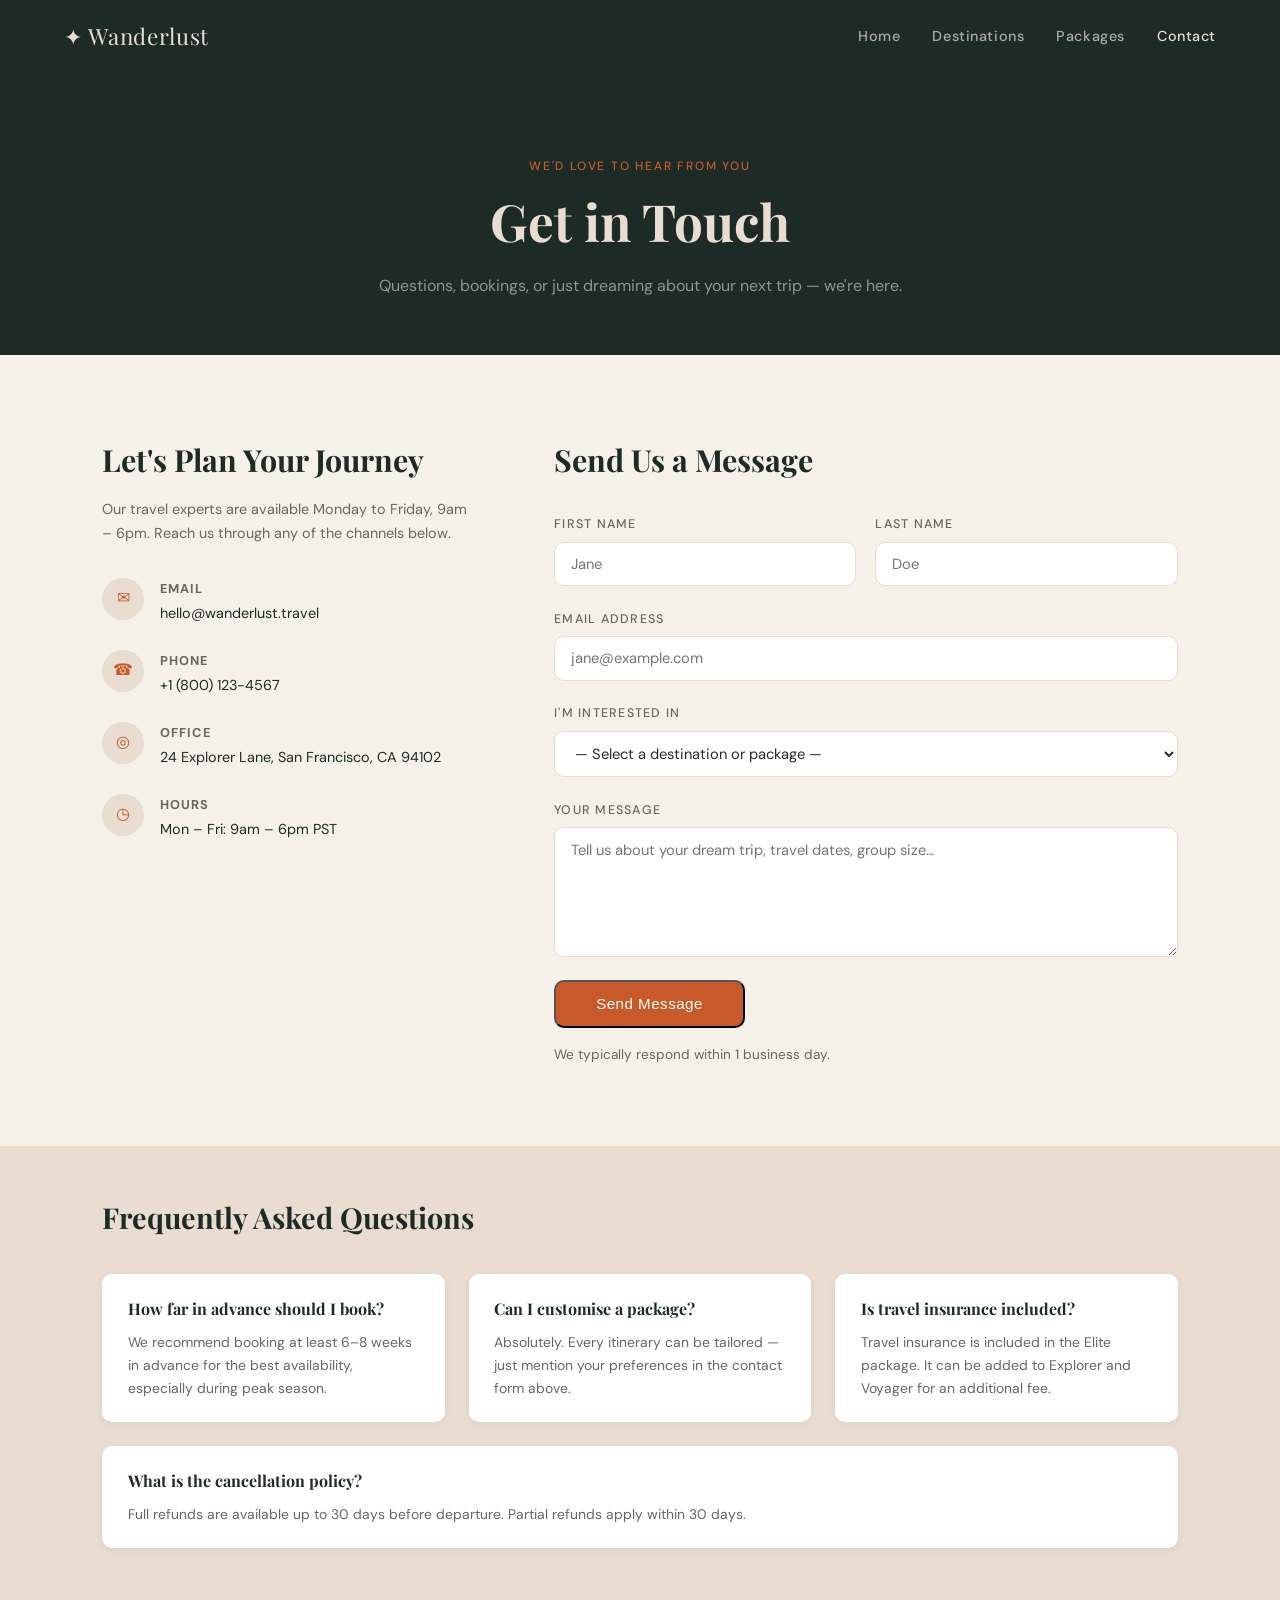
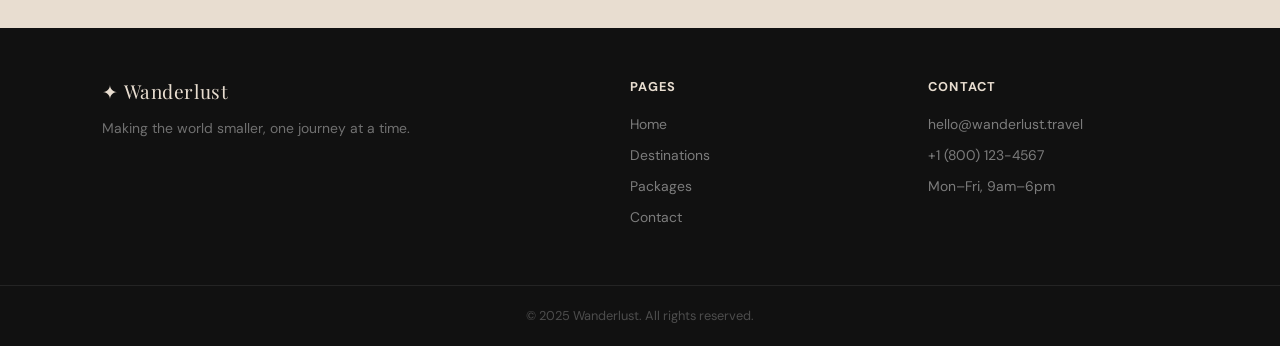
<file: contact.html>
<!DOCTYPE html>
<html lang="en">
<head>
  <meta charset="UTF-8" />
  <meta name="viewport" content="width=device-width, initial-scale=1.0"/>
  <title>Contact – Wanderlust</title>
  <link rel="stylesheet" href="style.css" />
  <link href="https://fonts.googleapis.com/css2?family=Playfair+Display:ital,wght@0,400;0,700;1,400&family=DM+Sans:wght@300;400;500&display=swap" rel="stylesheet"/>
  <style>
    .page-hero {
      background: var(--dark);
      padding: 5rem 8% 3.5rem;
      text-align: center;
    }
    .page-hero h1 {
      font-family: var(--ff-head);
      font-size: clamp(2rem, 4vw, 3.2rem);
      color: var(--sand);
    }
    .page-hero p { color: rgba(255,255,255,0.5); margin-top: 0.6rem; }

    /* CONTACT LAYOUT */
    .contact-section {
      padding: 5rem 8%;
      display: flex;
      gap: 5rem;
      flex-wrap: wrap;
      align-items: flex-start;
    }

    /* INFO SIDE */
    .contact-info { flex: 1 1 240px; }

    .contact-info h2 {
      font-family: var(--ff-head);
      font-size: 1.9rem;
      color: var(--dark);
      margin-bottom: 0.8rem;
    }

    .contact-info > p {
      font-size: 0.9rem;
      color: var(--muted);
      margin-bottom: 2rem;
    }

    .info-item {
      display: flex;
      gap: 1rem;
      align-items: flex-start;
      margin-bottom: 1.5rem;
    }

    .info-icon {
      width: 42px; height: 42px;
      background: var(--sand);
      border-radius: 50%;
      display: flex;
      align-items: center;
      justify-content: center;
      font-size: 1rem;
      flex-shrink: 0;
      color: var(--terra);
    }

    .info-text h5 {
      font-size: 0.8rem;
      text-transform: uppercase;
      letter-spacing: 0.08em;
      color: var(--muted);
      margin-bottom: 0.2rem;
    }

    .info-text p { font-size: 0.9rem; color: var(--dark); }

    /* FORM SIDE */
    .contact-form-wrap { flex: 2 1 360px; }

    .contact-form-wrap h2 {
      font-family: var(--ff-head);
      font-size: 1.9rem;
      color: var(--dark);
      margin-bottom: 1.8rem;
    }

    .form-row {
      display: flex;
      gap: 1.2rem;
      flex-wrap: wrap;
    }

    .form-group {
      display: flex;
      flex-direction: column;
      flex: 1 1 180px;
      margin-bottom: 1.4rem;
    }

    .form-group.full { flex: 1 1 100%; }

    label {
      font-size: 0.78rem;
      text-transform: uppercase;
      letter-spacing: 0.1em;
      color: var(--muted);
      font-weight: 500;
      margin-bottom: 0.45rem;
    }

    input, select, textarea {
      font-family: var(--ff-body);
      font-size: 0.92rem;
      color: var(--text);
      background: #fff;
      border: 1.5px solid var(--sand);
      border-radius: var(--radius);
      padding: 0.7rem 1rem;
      outline: none;
      transition: border-color 0.2s;
      width: 100%;
    }

    input:focus, select:focus, textarea:focus {
      border-color: var(--terra);
    }

    textarea { resize: vertical; min-height: 130px; }

    .form-submit { margin-top: 0.5rem; }

    .form-submit .btn-primary {
      padding: 0.85rem 2.5rem;
      font-size: 0.95rem;
    }

    .success-note {
      margin-top: 1rem;
      font-size: 0.85rem;
      color: var(--muted);
    }

    /* FAQ STRIP */
    .faq-section {
      padding: 3rem 8% 5rem;
      background: var(--sand);
    }

    .faq-section h2 {
      font-family: var(--ff-head);
      font-size: 1.8rem;
      color: var(--dark);
      margin-bottom: 2rem;
    }

    .faq-grid {
      display: flex;
      flex-wrap: wrap;
      gap: 1.5rem;
    }

    .faq-item {
      flex: 1 1 280px;
      background: #fff;
      border-radius: var(--radius);
      padding: 1.4rem 1.6rem;
      box-shadow: 0 2px 10px rgba(0,0,0,0.06);
    }

    .faq-item h4 {
      font-family: var(--ff-head);
      font-size: 1rem;
      color: var(--dark);
      margin-bottom: 0.5rem;
    }

    .faq-item p { font-size: 0.87rem; color: var(--muted); }

    /* VALIDATION STYLES */
    .error-msg {
      display: none;
      color: #c0392b;
      font-size: 0.78rem;
      margin-top: 0.3rem;
      font-weight: 500;
    }
    .error-msg.visible { display: block; }

    input.invalid, textarea.invalid, select.invalid {
      border-color: #c0392b;
      background: #fff8f7;
    }
    input.valid, textarea.valid, select.valid {
      border-color: #27ae60;
    }

    .success-banner {
      display: none;
      background: #eafaf1;
      border: 1.5px solid #27ae60;
      border-radius: var(--radius);
      padding: 1rem 1.2rem;
      margin-top: 1rem;
      color: #1e8449;
      font-size: 0.9rem;
      font-weight: 500;
    }
    .success-banner.visible { display: block; }
  </style>
</head>
<body>

  <!-- NAVBAR -->
  <nav class="navbar">
    <a href="index.html" class="logo">✦ Wanderlust</a>
    <ul class="nav-links">
      <li><a href="index.html">Home</a></li>
      <li><a href="destinations.html">Destinations</a></li>
      <li><a href="packages.html">Packages</a></li>
      <li><a href="contact.html" class="active">Contact</a></li>
    </ul>
  </nav>

  <!-- PAGE HERO -->
  <div class="page-hero">
    <span class="section-tag">We'd love to hear from you</span>
    <h1>Get in Touch</h1>
    <p>Questions, bookings, or just dreaming about your next trip — we're here.</p>
  </div>

  <!-- CONTACT SECTION -->
  <section class="contact-section">

    <!-- INFO -->
    <div class="contact-info">
      <h2>Let's Plan Your Journey</h2>
      <p>Our travel experts are available Monday to Friday, 9am – 6pm. Reach us through any of the channels below.</p>

      <div class="info-item">
        <div class="info-icon">✉</div>
        <div class="info-text">
          <h5>Email</h5>
          <p>hello@wanderlust.travel</p>
        </div>
      </div>

      <div class="info-item">
        <div class="info-icon">☎</div>
        <div class="info-text">
          <h5>Phone</h5>
          <p>+1 (800) 123-4567</p>
        </div>
      </div>

      <div class="info-item">
        <div class="info-icon">◎</div>
        <div class="info-text">
          <h5>Office</h5>
          <p>24 Explorer Lane, San Francisco, CA 94102</p>
        </div>
      </div>

      <div class="info-item">
        <div class="info-icon">◷</div>
        <div class="info-text">
          <h5>Hours</h5>
          <p>Mon – Fri: 9am – 6pm PST</p>
        </div>
      </div>
    </div>

    <!-- FORM -->
    <div class="contact-form-wrap">
      <h2>Send Us a Message</h2>
      <form action="#" method="POST" onsubmit="return validateForm(event)">
        <div class="form-row">
          <div class="form-group">
            <label for="firstName">First Name</label>
            <input type="text" id="firstName" name="firstName" placeholder="Jane"/>
            <span class="error-msg" id="firstNameError">Min 6 letters, alphabets only.</span>
          </div>
          <div class="form-group">
            <label for="lastName">Last Name</label>
            <input type="text" id="lastName" name="lastName" placeholder="Doe"/>
            <span class="error-msg" id="lastNameError">Min 2 letters, alphabets only.</span>
          </div>
        </div>

        <div class="form-group full">
          <label for="email">Email Address</label>
          <input type="text" id="email" name="email" placeholder="jane@example.com"/>
          <span class="error-msg" id="emailError">Please enter a valid email (e.g. name@domain.com).</span>
        </div>

        <div class="form-group full">
          <label for="interest">I'm interested in</label>
          <select id="interest" name="interest">
            <option value="">— Select a destination or package —</option>
            <option>Santorini, Greece</option>
            <option>Kyoto, Japan</option>
            <option>Patagonia, Argentina</option>
            <option>Serengeti, Tanzania</option>
            <option>Amalfi Coast, Italy</option>
            <option>Queenstown, New Zealand</option>
            <option>Custom trip enquiry</option>
          </select>
          <span class="error-msg" id="interestError">Please select a destination or package.</span>
        </div>

        <div class="form-group full">
          <label for="message">Your Message</label>
          <textarea id="message" name="message" placeholder="Tell us about your dream trip, travel dates, group size…"></textarea>
          <span class="error-msg" id="messageError">Please enter a message (min 10 characters).</span>
        </div>

        <div class="form-submit">
          <button type="submit" class="btn btn-primary">Send Message</button>
          <p class="success-note">We typically respond within 1 business day.</p>
        </div>

        <div class="success-banner" id="successBanner">
          ✓ Your message has been sent! We'll get back to you within 1 business day.
        </div>
      </form>
    </div>

  </section>

  <!-- FAQ -->
  <section class="faq-section">
    <h2>Frequently Asked Questions</h2>
    <div class="faq-grid">
      <div class="faq-item">
        <h4>How far in advance should I book?</h4>
        <p>We recommend booking at least 6–8 weeks in advance for the best availability, especially during peak season.</p>
      </div>
      <div class="faq-item">
        <h4>Can I customise a package?</h4>
        <p>Absolutely. Every itinerary can be tailored — just mention your preferences in the contact form above.</p>
      </div>
      <div class="faq-item">
        <h4>Is travel insurance included?</h4>
        <p>Travel insurance is included in the Elite package. It can be added to Explorer and Voyager for an additional fee.</p>
      </div>
      <div class="faq-item">
        <h4>What is the cancellation policy?</h4>
        <p>Full refunds are available up to 30 days before departure. Partial refunds apply within 30 days.</p>
      </div>
    </div>
  </section>

  <!-- FOOTER -->
  <footer class="footer">
    <div class="footer-top">
      <div class="footer-brand">
        <span class="logo">✦ Wanderlust</span>
        <p>Making the world smaller, one journey at a time.</p>
      </div>
      <div class="footer-links">
        <h5>Pages</h5>
        <ul>
          <li><a href="index.html">Home</a></li>
          <li><a href="destinations.html">Destinations</a></li>
          <li><a href="packages.html">Packages</a></li>
          <li><a href="contact.html">Contact</a></li>
        </ul>
      </div>
      <div class="footer-links">
        <h5>Contact</h5>
        <ul>
          <li>hello@wanderlust.travel</li>
          <li>+1 (800) 123-4567</li>
          <li>Mon–Fri, 9am–6pm</li>
        </ul>
      </div>
    </div>
    <div class="footer-bottom">
      <p>© 2025 Wanderlust. All rights reserved.</p>
    </div>
  </footer>

  <script>
    function validateForm(event) {
      event.preventDefault(); // Stop form from submitting until all checks pass
      let isValid = true;

      // ── Helper: mark field valid or invalid ──
      function setField(id, errorId, condition) {
        const input = document.getElementById(id);
        const error = document.getElementById(errorId);
        if (condition) {
          input.classList.remove('invalid');
          input.classList.add('valid');
          error.classList.remove('visible');
        } else {
          input.classList.remove('valid');
          input.classList.add('invalid');
          error.classList.add('visible');
          isValid = false;
        }
      }

      // 1. First Name — min 6 letters, alphabets only
      const firstName = document.getElementById('firstName').value.trim();
      setField('firstName', 'firstNameError', /^[a-zA-Z]{6,}$/.test(firstName));

      // 2. Last Name — min 2 letters, alphabets only
      const lastName = document.getElementById('lastName').value.trim();
      setField('lastName', 'lastNameError', /^[a-zA-Z]{2,}$/.test(lastName));

      // 3. Email — must follow name@domain.com format
      const email = document.getElementById('email').value.trim();
      setField('email', 'emailError', /^[^\s@]+@[^\s@]+\.[^\s@]+$/.test(email));

      // 4. Destination — must select one
      const interest = document.getElementById('interest').value;
      setField('interest', 'interestError', interest !== '');

      // 5. Message — min 10 characters
      const message = document.getElementById('message').value.trim();
      setField('message', 'messageError', message.length >= 10);

      // If all valid — show success banner
      if (isValid) {
        document.getElementById('successBanner').classList.add('visible');
        // Reset form fields after short delay
        setTimeout(() => {
          document.querySelector('form').reset();
          document.querySelectorAll('.valid').forEach(el => el.classList.remove('valid'));
          document.getElementById('successBanner').classList.remove('visible');
        }, 4000);
      }

      return false;
    }
  </script>

</body>
</html>
</file>
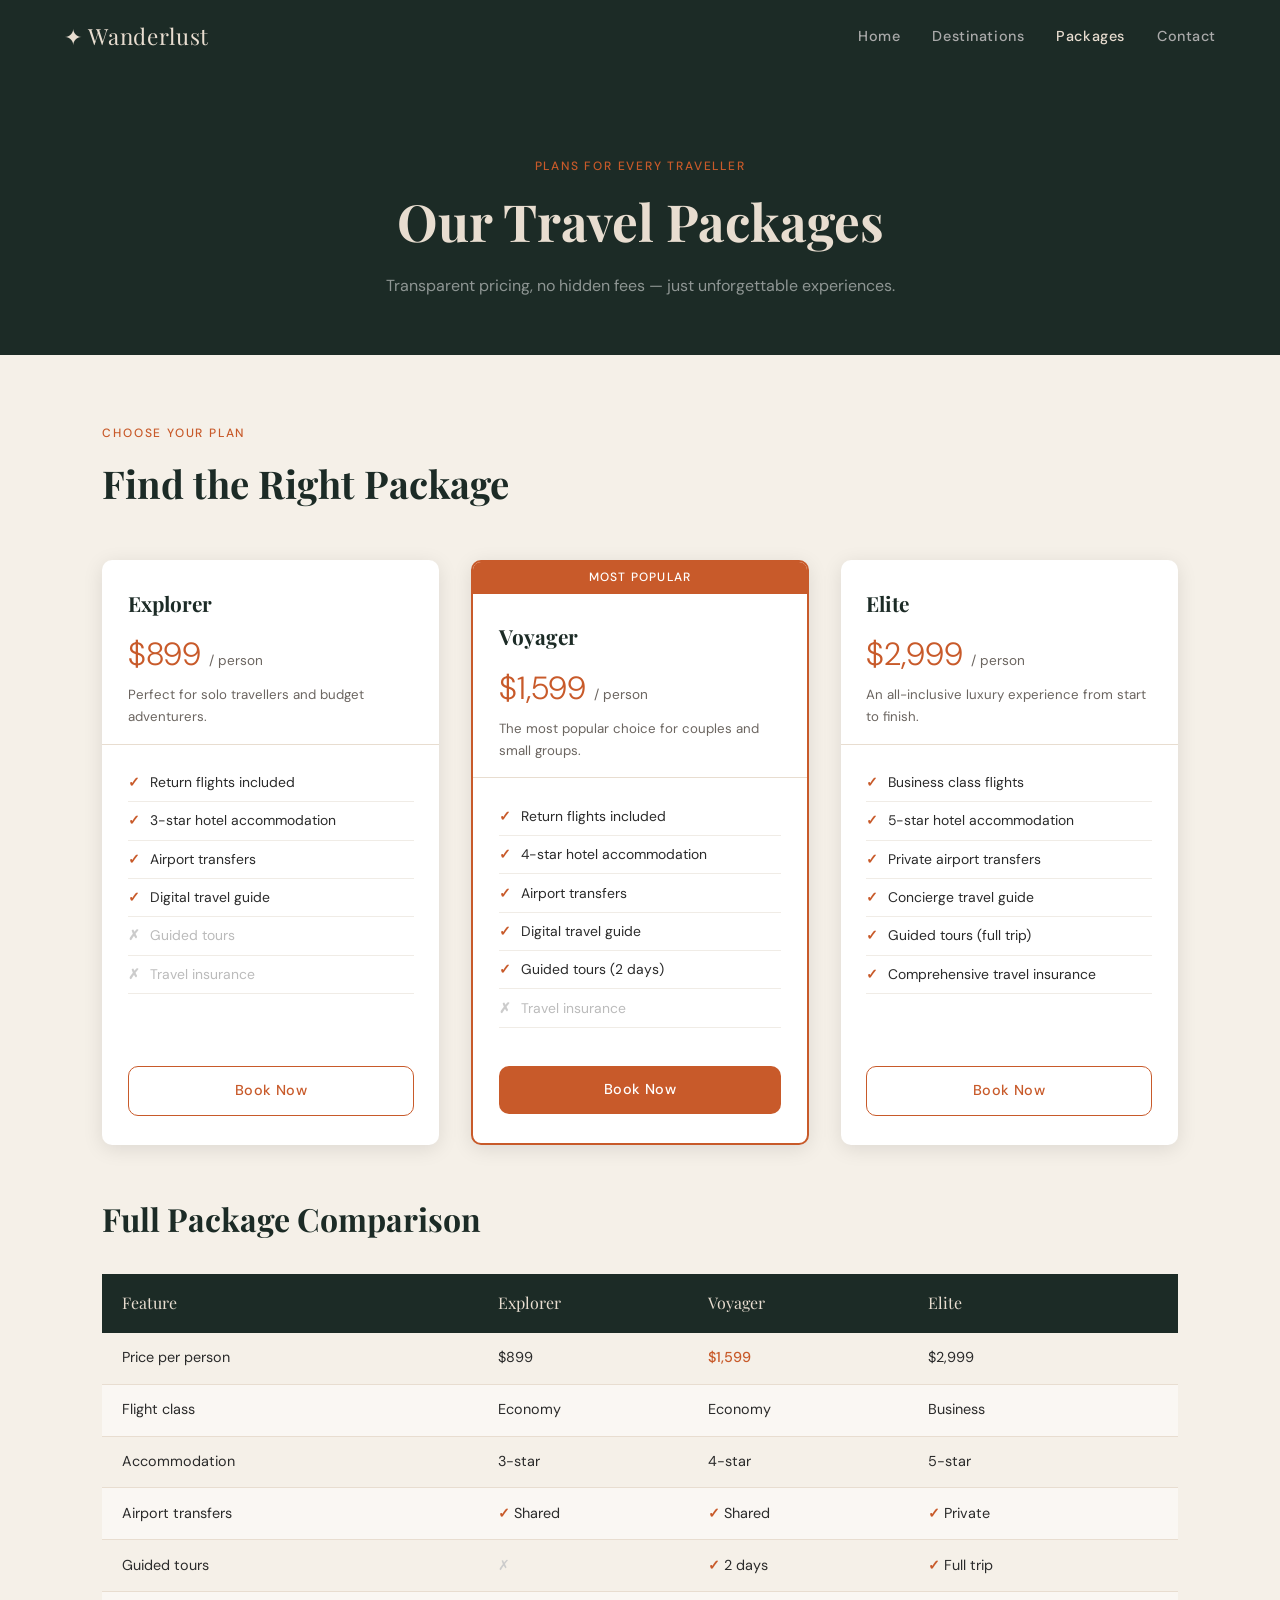
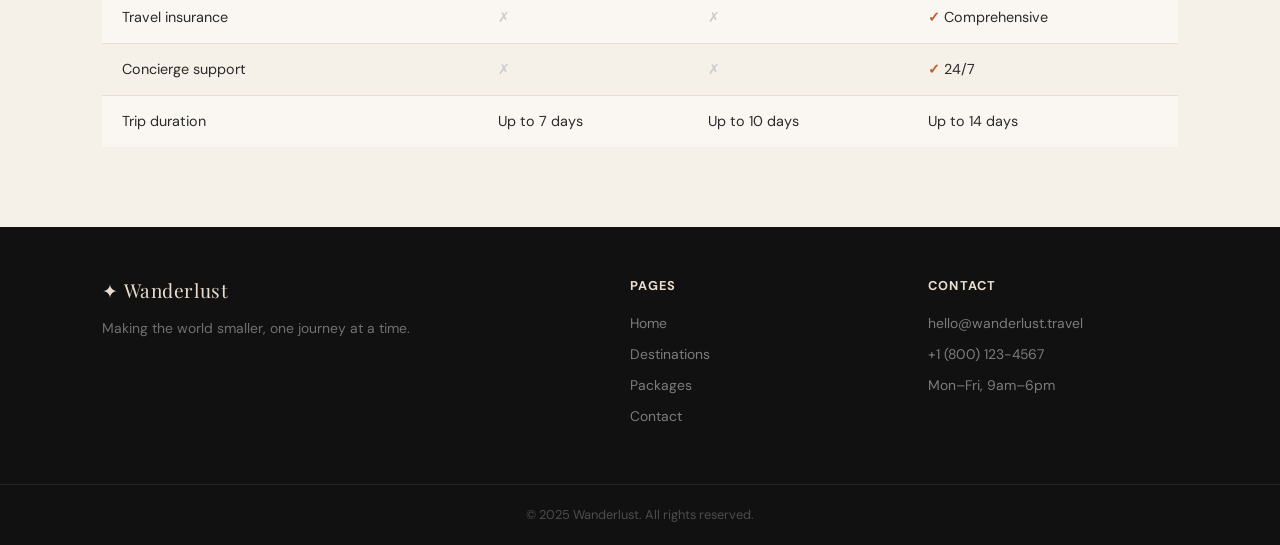
<file: packages.html>
<!DOCTYPE html>
<html lang="en">
<head>
  <meta charset="UTF-8" />
  <meta name="viewport" content="width=device-width, initial-scale=1.0"/>
  <title>Packages – Wanderlust</title>
  <link rel="stylesheet" href="style.css" />
  <link href="https://fonts.googleapis.com/css2?family=Playfair+Display:ital,wght@0,400;0,700;1,400&family=DM+Sans:wght@300;400;500&display=swap" rel="stylesheet"/>
  <style>
    .page-hero {
      background: var(--dark);
      padding: 5rem 8% 3.5rem;
      text-align: center;
    }
    .page-hero h1 {
      font-family: var(--ff-head);
      font-size: clamp(2rem, 4vw, 3.2rem);
      color: var(--sand);
    }
    .page-hero p { color: rgba(255,255,255,0.5); margin-top: 0.6rem; }

    /* PACKAGES CARDS */
    .pkg-section { padding: 4rem 8% 2rem; }

    .pkg-grid {
      display: flex;
      gap: 2rem;
      flex-wrap: wrap;
      margin-top: 2.5rem;
    }

    .pkg-card {
      flex: 1 1 260px;
      background: #fff;
      border-radius: var(--radius);
      overflow: hidden;
      box-shadow: var(--shadow);
      display: flex;
      flex-direction: column;
    }

    .pkg-card.featured {
      border: 2.5px solid var(--terra);
      position: relative;
    }

    .pkg-badge {
      background: var(--terra);
      color: #fff;
      text-align: center;
      font-size: 0.75rem;
      font-weight: 500;
      letter-spacing: 0.1em;
      text-transform: uppercase;
      padding: 6px;
    }

    .pkg-head {
      padding: 1.6rem 1.6rem 1rem;
      border-bottom: 1px solid var(--sand);
    }

    .pkg-head h3 {
      font-family: var(--ff-head);
      font-size: 1.3rem;
      color: var(--dark);
    }

    .pkg-price {
      font-size: 2rem;
      font-weight: 300;
      color: var(--terra);
      margin: 0.5rem 0 0.2rem;
    }

    .pkg-price span { font-size: 0.85rem; color: var(--muted); font-weight: 400; }

    .pkg-head p { font-size: 0.83rem; color: var(--muted); }

    .pkg-features {
      padding: 1.2rem 1.6rem;
      flex: 1;
    }

    .pkg-features li {
      font-size: 0.87rem;
      color: var(--text);
      padding: 0.45rem 0;
      border-bottom: 1px solid #f0ece6;
      display: flex;
      align-items: center;
      gap: 0.6rem;
    }

    .pkg-features li::before { content: "✓"; color: var(--terra); font-weight: 700; }
    .pkg-features li.no::before { content: "✗"; color: #ccc; }
    .pkg-features li.no { color: #bbb; }

    .pkg-footer { padding: 1.2rem 1.6rem 1.8rem; }

    /* COMPARISON TABLE */
    .table-section { padding: 1rem 8% 5rem; }

    .table-section h2 {
      font-family: var(--ff-head);
      font-size: clamp(1.5rem, 2.5vw, 2.2rem);
      color: var(--dark);
      margin-bottom: 1.8rem;
    }

    .compare-table {
      width: 100%;
      border-collapse: collapse;
      font-size: 0.9rem;
    }

    .compare-table th {
      background: var(--dark);
      color: var(--sand);
      font-family: var(--ff-head);
      font-size: 1rem;
      font-weight: 400;
      padding: 1rem 1.2rem;
      text-align: left;
    }

    .compare-table th:first-child { width: 35%; }

    .compare-table td {
      padding: 0.85rem 1.2rem;
      border-bottom: 1px solid var(--sand);
      color: var(--text);
    }

    .compare-table tr:last-child td { border-bottom: none; }

    .compare-table tr:nth-child(even) td { background: #faf7f3; }

    .compare-table .highlight { color: var(--terra); font-weight: 500; }

    .check { color: var(--terra); font-weight: 700; }
    .cross  { color: #ccc; }
  </style>
</head>
<body>

  <!-- NAVBAR -->
  <nav class="navbar">
    <a href="index.html" class="logo">✦ Wanderlust</a>
    <ul class="nav-links">
      <li><a href="index.html">Home</a></li>
      <li><a href="destinations.html">Destinations</a></li>
      <li><a href="packages.html" class="active">Packages</a></li>
      <li><a href="contact.html">Contact</a></li>
    </ul>
  </nav>

  <!-- PAGE HERO -->
  <div class="page-hero">
    <span class="section-tag">Plans for every traveller</span>
    <h1>Our Travel Packages</h1>
    <p>Transparent pricing, no hidden fees — just unforgettable experiences.</p>
  </div>

  <!-- PACKAGE CARDS -->
  <section class="pkg-section">
    <div class="section-header">
      <span class="section-tag">Choose your plan</span>
      <h2>Find the Right Package</h2>
    </div>

    <div class="pkg-grid">

      <!-- EXPLORER -->
      <div class="pkg-card">
        <div class="pkg-head">
          <h3>Explorer</h3>
          <div class="pkg-price">$899 <span>/ person</span></div>
          <p>Perfect for solo travellers and budget adventurers.</p>
        </div>
        <ul class="pkg-features">
          <li>Return flights included</li>
          <li>3-star hotel accommodation</li>
          <li>Airport transfers</li>
          <li>Digital travel guide</li>
          <li class="no">Guided tours</li>
          <li class="no">Travel insurance</li>
        </ul>
        <div class="pkg-footer">
          <a href="contact.html" class="btn btn-outline" style="border-color: var(--terra); color: var(--terra); display:block; text-align:center;">Book Now</a>
        </div>
      </div>

      <!-- VOYAGER (FEATURED) -->
      <div class="pkg-card featured">
        <div class="pkg-badge">Most Popular</div>
        <div class="pkg-head">
          <h3>Voyager</h3>
          <div class="pkg-price">$1,599 <span>/ person</span></div>
          <p>The most popular choice for couples and small groups.</p>
        </div>
        <ul class="pkg-features">
          <li>Return flights included</li>
          <li>4-star hotel accommodation</li>
          <li>Airport transfers</li>
          <li>Digital travel guide</li>
          <li>Guided tours (2 days)</li>
          <li class="no">Travel insurance</li>
        </ul>
        <div class="pkg-footer">
          <a href="contact.html" class="btn btn-primary" style="display:block; text-align:center;">Book Now</a>
        </div>
      </div>

      <!-- ELITE -->
      <div class="pkg-card">
        <div class="pkg-head">
          <h3>Elite</h3>
          <div class="pkg-price">$2,999 <span>/ person</span></div>
          <p>An all-inclusive luxury experience from start to finish.</p>
        </div>
        <ul class="pkg-features">
          <li>Business class flights</li>
          <li>5-star hotel accommodation</li>
          <li>Private airport transfers</li>
          <li>Concierge travel guide</li>
          <li>Guided tours (full trip)</li>
          <li>Comprehensive travel insurance</li>
        </ul>
        <div class="pkg-footer">
          <a href="contact.html" class="btn btn-outline" style="border-color: var(--terra); color: var(--terra); display:block; text-align:center;">Book Now</a>
        </div>
      </div>

    </div>
  </section>

  <!-- COMPARISON TABLE -->
  <section class="table-section">
    <h2>Full Package Comparison</h2>
    <table class="compare-table">
      <thead>
        <tr>
          <th>Feature</th>
          <th>Explorer</th>
          <th>Voyager</th>
          <th>Elite</th>
        </tr>
      </thead>
      <tbody>
        <tr>
          <td>Price per person</td>
          <td>$899</td>
          <td class="highlight">$1,599</td>
          <td>$2,999</td>
        </tr>
        <tr>
          <td>Flight class</td>
          <td>Economy</td>
          <td>Economy</td>
          <td>Business</td>
        </tr>
        <tr>
          <td>Accommodation</td>
          <td>3-star</td>
          <td>4-star</td>
          <td>5-star</td>
        </tr>
        <tr>
          <td>Airport transfers</td>
          <td><span class="check">✓</span> Shared</td>
          <td><span class="check">✓</span> Shared</td>
          <td><span class="check">✓</span> Private</td>
        </tr>
        <tr>
          <td>Guided tours</td>
          <td><span class="cross">✗</span></td>
          <td><span class="check">✓</span> 2 days</td>
          <td><span class="check">✓</span> Full trip</td>
        </tr>
        <tr>
          <td>Travel insurance</td>
          <td><span class="cross">✗</span></td>
          <td><span class="cross">✗</span></td>
          <td><span class="check">✓</span> Comprehensive</td>
        </tr>
        <tr>
          <td>Concierge support</td>
          <td><span class="cross">✗</span></td>
          <td><span class="cross">✗</span></td>
          <td><span class="check">✓</span> 24/7</td>
        </tr>
        <tr>
          <td>Trip duration</td>
          <td>Up to 7 days</td>
          <td>Up to 10 days</td>
          <td>Up to 14 days</td>
        </tr>
      </tbody>
    </table>
  </section>

  <!-- FOOTER -->
  <footer class="footer">
    <div class="footer-top">
      <div class="footer-brand">
        <span class="logo">✦ Wanderlust</span>
        <p>Making the world smaller, one journey at a time.</p>
      </div>
      <div class="footer-links">
        <h5>Pages</h5>
        <ul>
          <li><a href="index.html">Home</a></li>
          <li><a href="destinations.html">Destinations</a></li>
          <li><a href="packages.html">Packages</a></li>
          <li><a href="contact.html">Contact</a></li>
        </ul>
      </div>
      <div class="footer-links">
        <h5>Contact</h5>
        <ul>
          <li>hello@wanderlust.travel</li>
          <li>+1 (800) 123-4567</li>
          <li>Mon–Fri, 9am–6pm</li>
        </ul>
      </div>
    </div>
    <div class="footer-bottom">
      <p>© 2025 Wanderlust. All rights reserved.</p>
    </div>
  </footer>

</body>
</html>
</file>
<file: style.css>
/* ── VARIABLES & RESET ── */
*, *::before, *::after { box-sizing: border-box; margin: 0; padding: 0; }

:root {
  --bg:       #F5F0E8;
  --dark:     #1C2B26;
  --green:    #2C4A3E;
  --terra:    #C85A2A;
  --sand:     #E8DDD0;
  --text:     #2A2A2A;
  --muted:    #6B6560;
  --ff-head:  'Playfair Display', Georgia, serif;
  --ff-body:  'DM Sans', sans-serif;
  --radius:   10px;
  --shadow:   0 4px 20px rgba(0,0,0,0.10);
}

body {
  font-family: var(--ff-body);
  background: var(--bg);
  color: var(--text);
  font-size: 16px;
  line-height: 1.65;
}

a { text-decoration: none; color: inherit; }
ul { list-style: none; }
img { width: 100%; display: block; }

/* ── NAVBAR ── */
.navbar {
  display: flex;
  align-items: center;
  justify-content: space-between;
  padding: 1.1rem 5%;
  background: var(--dark);
  position: sticky;
  top: 0;
  z-index: 100;
}

.logo {
  font-family: var(--ff-head);
  font-size: 1.4rem;
  color: var(--sand);
  letter-spacing: 0.03em;
}

.nav-links {
  display: flex;
  gap: 2rem;
}

.nav-links a {
  color: #aaa;
  font-size: 0.9rem;
  font-weight: 500;
  letter-spacing: 0.04em;
  transition: color 0.2s;
}

.nav-links a:hover,
.nav-links a.active { color: var(--sand); }

/* ── HERO ── */
.hero {
  position: relative;
  height: 92vh;
  min-height: 520px;
  display: flex;
  align-items: center;
}

.hero-img-wrap {
  position: absolute;
  inset: 0;
  overflow: hidden;
}

.hero-img {
  width: 100%; height: 100%;
  object-fit: cover;
}

.hero-overlay {
  position: absolute;
  inset: 0;
  background: linear-gradient(100deg, rgba(28,43,38,0.82) 40%, rgba(28,43,38,0.25) 100%);
}

.hero-content {
  position: relative;
  z-index: 2;
  padding: 0 8%;
  max-width: 680px;
}

.hero-tag {
  text-transform: uppercase;
  letter-spacing: 0.15em;
  font-size: 0.75rem;
  color: var(--terra);
  font-weight: 500;
  margin-bottom: 1rem;
}

.hero-title {
  font-family: var(--ff-head);
  font-size: clamp(2.8rem, 6vw, 5rem);
  color: #fff;
  line-height: 1.1;
  margin-bottom: 1.2rem;
}

.hero-title em { color: #D4A57A; font-style: italic; }

.hero-sub {
  color: rgba(255,255,255,0.75);
  font-size: 1.05rem;
  max-width: 460px;
  margin-bottom: 2rem;
}

.hero-btns { display: flex; gap: 1rem; flex-wrap: wrap; }

/* ── BUTTONS ── */
.btn {
  padding: 0.75rem 1.8rem;
  border-radius: var(--radius);
  font-weight: 500;
  font-size: 0.9rem;
  letter-spacing: 0.03em;
  transition: all 0.2s;
  display: inline-block;
  cursor: pointer;
}

.btn-primary {
  background: var(--terra);
  color: #fff;
}

.btn-primary:hover { background: #a8481f; }

.btn-outline {
  border: 1.5px solid rgba(255,255,255,0.5);
  color: #fff;
}

.btn-outline:hover { background: rgba(255,255,255,0.1); }

/* ── SECTIONS ── */
.section {
  padding: 5rem 8%;
}

.section-header {
  margin-bottom: 2.8rem;
}

.section-tag {
  font-size: 0.75rem;
  text-transform: uppercase;
  letter-spacing: 0.15em;
  color: var(--terra);
  font-weight: 500;
}

.section-header h2 {
  font-family: var(--ff-head);
  font-size: clamp(1.8rem, 3vw, 2.6rem);
  color: var(--dark);
  margin-top: 0.4rem;
}

.section-header h2 em { color: var(--terra); font-style: italic; }

/* ── CARDS ── */
.cards-grid {
  display: flex;
  gap: 1.8rem;
  flex-wrap: wrap;
}

.card {
  flex: 1 1 260px;
  background: #fff;
  border-radius: var(--radius);
  overflow: hidden;
  box-shadow: var(--shadow);
  transition: transform 0.2s;
}

.card:hover { transform: translateY(-5px); }

.card-img-wrap {
  position: relative;
  height: 210px;
  overflow: hidden;
}

.card-img-wrap img {
  height: 100%;
  object-fit: cover;
  transition: transform 0.4s;
}

.card:hover .card-img-wrap img { transform: scale(1.05); }

.card-badge {
  position: absolute;
  top: 12px; left: 12px;
  background: var(--terra);
  color: #fff;
  font-size: 0.72rem;
  font-weight: 500;
  padding: 3px 10px;
  border-radius: 20px;
  letter-spacing: 0.05em;
}

.card-body { padding: 1.2rem 1.4rem 1.5rem; }

.card-body h3 {
  font-family: var(--ff-head);
  font-size: 1.15rem;
  margin-bottom: 0.4rem;
  color: var(--dark);
}

.card-body p {
  font-size: 0.88rem;
  color: var(--muted);
  margin-bottom: 1rem;
}

.card-link {
  font-size: 0.85rem;
  font-weight: 500;
  color: var(--terra);
  transition: letter-spacing 0.2s;
}

.card-link:hover { letter-spacing: 0.05em; }

/* ── WHY SECTION ── */
.why-section { background: var(--dark); }

.why-section .section-header h2 { color: var(--sand); }
.why-section .section-tag { color: #D4A57A; }

.why-grid {
  display: flex;
  gap: 1.5rem;
  flex-wrap: wrap;
}

.why-card {
  flex: 1 1 200px;
  background: rgba(255,255,255,0.05);
  border: 1px solid rgba(255,255,255,0.08);
  border-radius: var(--radius);
  padding: 1.8rem 1.5rem;
}

.why-icon {
  font-size: 1.5rem;
  color: var(--terra);
  margin-bottom: 1rem;
}

.why-card h4 {
  font-family: var(--ff-head);
  font-size: 1.05rem;
  color: var(--sand);
  margin-bottom: 0.5rem;
}

.why-card p {
  font-size: 0.87rem;
  color: rgba(255,255,255,0.5);
}

/* ── FOOTER ── */
.footer {
  background: #111;
  color: rgba(255,255,255,0.6);
  font-size: 0.87rem;
}

.footer-top {
  display: flex;
  gap: 3rem;
  flex-wrap: wrap;
  padding: 3rem 8%;
}

.footer-brand { flex: 2 1 220px; }

.footer-brand .logo {
  display: block;
  font-size: 1.2rem;
  color: var(--sand);
  margin-bottom: 0.6rem;
}

.footer-brand p { color: rgba(255,255,255,0.4); }

.footer-links { flex: 1 1 120px; }

.footer-links h5 {
  color: var(--sand);
  font-size: 0.8rem;
  text-transform: uppercase;
  letter-spacing: 0.1em;
  margin-bottom: 1rem;
}

.footer-links li {
  margin-bottom: 0.5rem;
  color: rgba(255,255,255,0.45);
}

.footer-links a:hover { color: var(--sand); }

.footer-bottom {
  border-top: 1px solid rgba(255,255,255,0.08);
  text-align: center;
  padding: 1.2rem 8%;
  color: rgba(255,255,255,0.25);
  font-size: 0.8rem;
}
</file>
